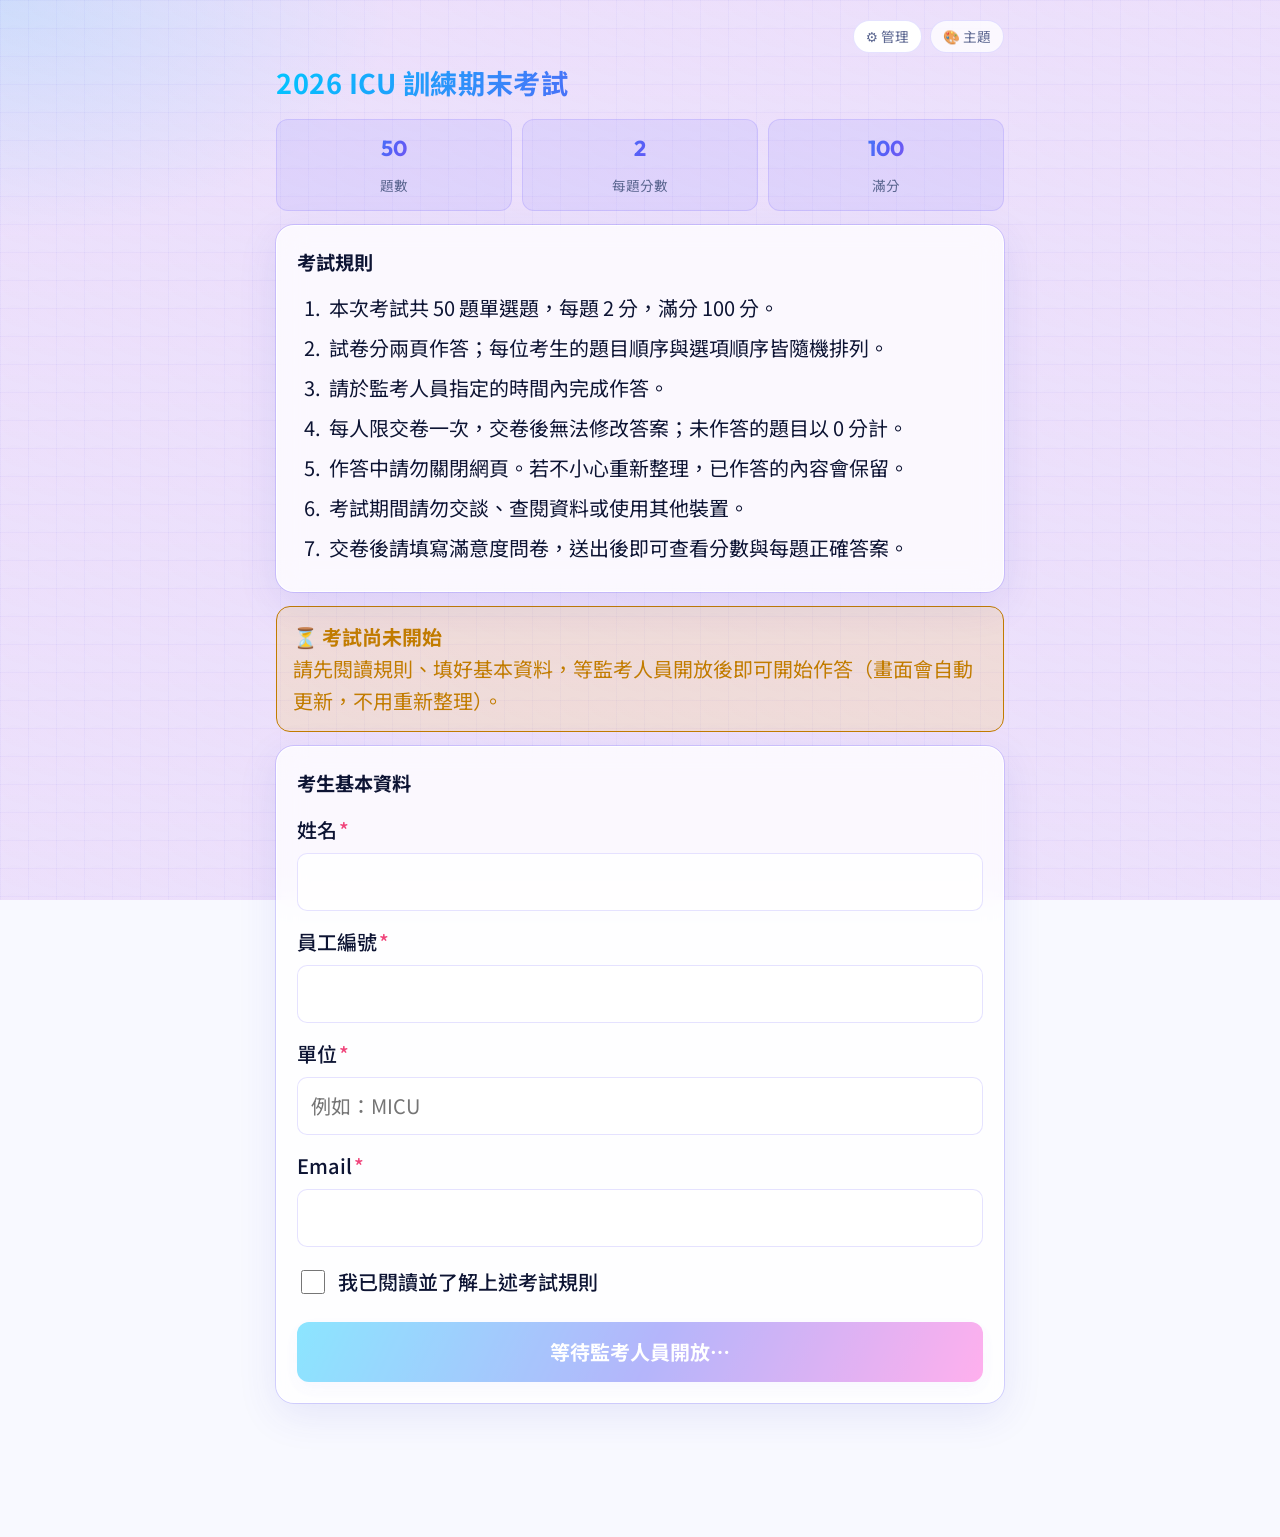
<file: index.html>
<!doctype html>
<html lang="zh-Hant">
<head>
<meta charset="utf-8">
<meta name="viewport" content="width=device-width,initial-scale=1,viewport-fit=cover">
<title>期末考試</title>
<link rel="preconnect" href="https://fonts.googleapis.com">
<link href="https://fonts.googleapis.com/css2?family=Noto+Sans+TC:wght@400;500;700&display=swap" rel="stylesheet">
<script>
  // ====== 設定：貼上 Apps Script 網頁應用程式網址 ======
  const API_URL = 'https://script.google.com/macros/s/AKfycby8JVngtfoxC9gadUH5B5y9JrhQfbJan6sezGDako32ZWIMNrY2orgleYOUsozx6IeObw/exec';
</script>
<script src="exams/list.js"></script>
<script src="theme.js"></script>
<style>
:root{
  --bg:#f4f6f5; --card:#ffffff; --ink:#1c2422; --muted:#5f6b68; --line:#dfe5e3;
  --accent:#0f6b5c; --accent-ink:#ffffff; --accent-soft:#e3f1ee;
  --ok:#1f7a3f; --ok-soft:#e5f4ea; --bad:#b3261e; --bad-soft:#fbe9e7; --warn:#8a5a00; --warn-soft:#fff4dc;
  --radius:14px;
}
@media (prefers-color-scheme: dark){
  :root{ --bg:#121716; --card:#1b2220; --ink:#e7eeec; --muted:#9aa8a4; --line:#2c3633;
    --accent:#4fbfa8; --accent-ink:#0b1513; --accent-soft:#1d3531;
    --ok:#6fcf8f; --ok-soft:#183324; --bad:#f08a80; --bad-soft:#3a1d1a; --warn:#f0c060; --warn-soft:#33290f; }
}
*{box-sizing:border-box}
html,body{margin:0}
body{background:var(--bg);color:var(--ink);font-family:"Noto Sans TC",system-ui,-apple-system,"PingFang TC","Microsoft JhengHei",sans-serif;font-size:20px;line-height:1.7;-webkit-text-size-adjust:100%}
.wrap{max-width:760px;margin:0 auto;padding:20px 16px 120px}
h1{font-size:1.7rem;margin:.2em 0 .1em;letter-spacing:.02em}
h2{font-size:1.2rem;margin:0 0 .6em}
.muted{color:var(--muted)}
.card{background:var(--card);border:1px solid var(--line);border-radius:var(--radius);padding:20px;margin:14px 0}
.hide{display:none!important}
label.f{display:block;font-weight:500;margin:14px 0 6px}
label.f .req{color:var(--bad);margin-left:2px}
input[type=text],input[type=email],textarea{width:100%;font:inherit;color:var(--ink);background:var(--bg);border:1px solid var(--line);border-radius:10px;padding:11px 13px;outline:none}
input:focus,textarea:focus{border-color:var(--accent);box-shadow:0 0 0 3px var(--accent-soft)}
textarea{min-height:110px;resize:vertical}
.err{color:var(--bad);font-size:.9rem;min-height:1.3em;margin-top:4px}
.btn{appearance:none;border:0;border-radius:12px;padding:13px 22px;font:inherit;font-weight:700;cursor:pointer;background:var(--accent);color:var(--accent-ink)}
.btn:disabled{opacity:.45;cursor:not-allowed}
.btn.ghost{background:transparent;color:var(--accent);border:1px solid var(--line);font-weight:500}
.btn.block{width:100%}
.row{display:flex;gap:10px;align-items:center;flex-wrap:wrap}
.spacer{flex:1}
.facts{display:grid;grid-template-columns:repeat(3,1fr);gap:10px;margin:14px 0 4px}
.fact{background:var(--accent-soft);border-radius:12px;padding:10px;text-align:center}
.fact b{display:block;font-size:1.35rem;color:var(--accent)}
.fact span{font-size:.85rem;color:var(--muted)}
.rules ol{margin:0;padding-left:1.4em}
.rules li{margin:6px 0;padding-left:4px}
.filelink{display:flex;gap:10px;align-items:center;padding:10px 12px;border:1px solid var(--line);border-radius:10px;margin:6px 0;color:var(--accent);text-decoration:none;font-weight:500}
.filelink:hover{background:var(--accent-soft)}
.agree{display:flex;gap:10px;align-items:center;margin:18px 0 4px;font-weight:500;cursor:pointer}
.agree input{width:24px;height:24px;accent-color:var(--accent)}
.wait{background:var(--warn-soft);color:var(--warn);border:1.5px solid var(--warn);border-radius:14px;padding:14px 16px;margin:14px 0;line-height:1.6}
.adminLink{flex:none;font-size:.85rem;color:var(--muted);text-decoration:none;border:1px solid var(--line);border-radius:999px;padding:4px 12px;background:var(--card)}
.adminLink:hover{color:var(--accent);border-color:var(--accent)}
.banner{background:var(--warn-soft);color:var(--warn);border-radius:12px;padding:10px 14px;font-size:.92rem;margin:10px 0}

/* exam */
.topbar{position:sticky;top:0;z-index:5;background:var(--bg);padding:10px 0 8px;border-bottom:1px solid var(--line)}
.prog{height:6px;background:var(--line);border-radius:6px;overflow:hidden;margin-top:8px}
.prog i{display:block;height:100%;background:var(--accent);width:0;transition:width .25s}
.qnum{font-size:.95rem;color:var(--accent);font-weight:700}
.qtext{font-size:1.15rem;font-weight:500;margin:6px 0 14px;line-height:1.6}
.qimg{display:block;max-width:100%;border-radius:10px;border:1px solid var(--line);margin:4px 0 14px;cursor:zoom-in;background:#fff}
.opt{display:flex;gap:12px;align-items:flex-start;width:100%;text-align:left;font:inherit;color:var(--ink);background:var(--card);border:1.5px solid var(--line);border-radius:12px;padding:14px 16px;margin:10px 0;cursor:pointer;line-height:1.55}
.opt .lt{flex:none;width:34px;height:34px;border-radius:50%;display:grid;place-items:center;font-weight:700;background:var(--bg);border:1px solid var(--line)}
.opt.sel{border-color:var(--accent);background:var(--accent-soft)}
.opt.sel .lt{background:var(--accent);color:var(--accent-ink);border-color:var(--accent)}
.nav{position:fixed;left:0;right:0;bottom:0;background:var(--card);border-top:1px solid var(--line);padding:10px 16px calc(10px + env(safe-area-inset-bottom));z-index:6}
.nav .in{max-width:760px;margin:0 auto;display:flex;gap:10px}
.nav .btn{flex:1}
.grid{display:grid;grid-template-columns:repeat(auto-fill,minmax(44px,1fr));gap:8px;margin-top:10px}
.grid button{font:inherit;font-size:.95rem;height:42px;border-radius:10px;border:1px solid var(--line);background:var(--card);color:var(--ink);cursor:pointer}
.grid button.done{background:var(--accent-soft);border-color:var(--accent);color:var(--accent);font-weight:700}
.grid button.cur{outline:2px solid var(--accent);outline-offset:1px}

/* survey */
.sq{margin:18px 0 6px;font-weight:500}
.likert{display:grid;grid-template-columns:repeat(5,1fr);gap:6px}
.likert button{font:inherit;font-size:.9rem;line-height:1.3;padding:10px 4px;border-radius:10px;border:1.5px solid var(--line);background:var(--card);color:var(--ink);cursor:pointer}
.likert button b{display:block;font-size:1.35rem}
.likert button.sel{border-color:var(--accent);background:var(--accent);color:var(--accent-ink)}

/* result */
.score{display:flex;align-items:baseline;gap:8px;justify-content:center;margin:6px 0}
.score b{font-size:3.6rem;line-height:1;color:var(--accent)}
.score span{font-size:1.3rem;color:var(--muted)}
.tabs{display:flex;gap:8px;margin:12px 0}
.tabs button{font:inherit;padding:7px 14px;border-radius:999px;border:1px solid var(--line);background:var(--card);color:var(--ink);cursor:pointer}
.tabs button.on{background:var(--ink);color:var(--card);border-color:var(--ink)}
.rq{border-left:4px solid var(--ok)}
.rq.wrong{border-left-color:var(--bad)}
.ro{display:flex;gap:10px;padding:10px 12px;line-height:1.55;border-radius:10px;margin:5px 0;border:1px solid transparent}
.ro .lt{flex:none;font-weight:700;width:22px}
.ro.right{background:var(--ok-soft);border-color:var(--ok)}
.ro.picked-wrong{background:var(--bad-soft);border-color:var(--bad)}
.tag{display:inline-block;font-size:.8rem;font-weight:700;border-radius:6px;padding:1px 7px;margin-left:6px;vertical-align:1px}
.tag.ok{background:var(--ok);color:#fff}.tag.bad{background:var(--bad);color:#fff}.tag.mine{background:var(--ink);color:var(--card)}

/* modal */
.modal{position:fixed;inset:0;background:rgba(0,0,0,.45);display:grid;place-items:center;padding:16px;z-index:20}
.modal .box{background:var(--card);border-radius:16px;padding:22px;max-width:440px;width:100%}
.zoom{position:fixed;inset:0;background:rgba(0,0,0,.85);z-index:30;display:grid;place-items:center;padding:10px;cursor:zoom-out}
.zoom img{max-width:100%;max-height:100%;background:#fff}
.spin{display:inline-block;width:18px;height:18px;border:2.5px solid currentColor;border-right-color:transparent;border-radius:50%;animation:sp .8s linear infinite;vertical-align:-3px;margin-right:8px}
@keyframes sp{to{transform:rotate(360deg)}}
@media (max-width:440px){ body{font-size:19px} .likert button{font-size:.7rem;padding:8px 2px} .facts{gap:6px} }
.btn.big{padding:16px 22px;font-size:1.05rem;margin:6px 0 10px}
</style>
<link rel="stylesheet" href="theme.css">
</head>
<body>
<div class="wrap">

<!-- 1. 基本資料 -->
<section id="s-info" class="hide">
  <div class="row" style="justify-content:flex-end;gap:0"><a class="adminLink" href="admin.html" title="管理者：開始／結束作答、成績分析">⚙ 管理</a></div>
  <h1 id="examTitle">期末考試</h1>
  <div class="facts">
    <div class="fact"><b id="fTotal">–</b><span>題數</span></div>
    <div class="fact"><b id="fPer">–</b><span>每題分數</span></div>
    <div class="fact"><b id="fMax">–</b><span>滿分</span></div>
  </div>
  <div class="card rules" id="rulesCard">
    <h2>考試規則</h2>
    <ol id="rulesList"></ol>
    <div id="filesBox" class="hide"><div class="muted" style="font-size:.9rem;margin:10px 0 4px">考試資料（點選開啟）</div><div id="filesList"></div></div>
  </div>
  <div id="demoBanner" class="banner hide">尚未設定後端網址（API_URL），目前為<b>示範模式</b>：可以試作，但不會儲存、也無法計分。</div>
  <div id="resumeBox" class="card hide" style="border-color:var(--accent)">
    <b>這台裝置上有一份未完成的考卷</b>
    <div class="muted" id="resumeWho"></div>
    <div class="row" style="margin-top:12px"><button class="btn" id="btnResume">繼續作答</button><button class="btn ghost" id="btnDiscard">不是我，重新開始</button></div>
  </div>
  <div id="waitBanner" class="wait hide">⏳ <b>考試尚未開始</b><br>請先閱讀規則、填好基本資料，等監考人員開放後即可開始作答（畫面會自動更新，不用重新整理）。</div>
  <form class="card" id="infoForm" novalidate>
    <h2>考生基本資料</h2>
    <label class="f" for="iName">姓名<span class="req">*</span></label>
    <input type="text" id="iName" autocomplete="name">
    <label class="f" for="iEmp">員工編號<span class="req">*</span></label>
    <input type="text" id="iEmp" inputmode="text" autocomplete="off">
    <label class="f" for="iUnit">單位<span class="req">*</span></label>
    <input type="text" id="iUnit" placeholder="例如：MICU">
    <label class="f" for="iEmail">Email<span class="req">*</span></label>
    <input type="email" id="iEmail" autocomplete="email" inputmode="email">
    <label class="agree"><input type="checkbox" id="iAgree"> 我已閱讀並了解上述考試規則</label>
    <div class="err" id="infoErr"></div>
    <button class="btn block" id="btnStart" type="submit">開始作答</button>
  </form>
</section>

<!-- 2. 作答 -->
<section id="s-exam" class="hide">
  <div class="topbar">
    <div class="row"><span class="qnum" id="who"></span><span class="spacer"></span><button class="btn ghost" id="btnGrid" style="padding:6px 12px">題目總覽</button></div>
    <div class="row" style="font-size:.95rem"><b id="pageLbl"></b><span class="spacer"></span><span class="muted">已作答 <b id="doneN">0</b> / <span id="allN"></span></span></div>
    <div class="prog"><i id="progBar"></i></div>
  </div>
  <div id="gridBox" class="card hide">
    <div class="row"><b>題目總覽</b><span class="spacer"></span><span class="muted" style="font-size:.85rem">綠色＝已作答，框線＝本頁</span></div>
    <div class="grid" id="grid"></div>
    <button class="btn block" style="margin-top:14px" id="btnSubmit2">交卷</button>
  </div>
  <div id="qCard"></div>
</section>

<!-- 3. 滿意度 -->
<section id="s-survey" class="hide">
  <h1>考卷已送出 ✓</h1>
  <p class="muted">最後一步：請填寫本次考試滿意度，送出後即可查看分數與答案。</p>
  <div class="card" id="surveyCard"></div>
</section>

<!-- 4. 成績 -->
<section id="s-result" class="hide">
  <div class="card" style="text-align:center">
    <div class="muted" id="rWho"></div>
    <div class="score"><b id="rScore">–</b><span id="rMax"></span></div>
    <div id="rLine"></div>
  </div>
  <div class="tabs"><button class="on" data-f="all">全部題目</button><button data-f="wrong">只看答錯</button></div>
  <div id="rList"></div>
  <div class="card">
    <p style="margin-top:0">若在共用電腦作答，看完後請按下方按鈕清除，讓下一位使用。</p>
    <button class="btn block" id="btnFinish">完成，清除本機作答紀錄</button>
  </div>
</section>

</div>

<div class="nav hide" id="nav"><div class="in">
  <button class="btn ghost" id="btnPrev">‹ 上一頁</button>
  <button class="btn" id="btnNext">下一頁 ›</button>
</div></div>

<div class="modal hide" id="modal"><div class="box" id="modalBox"></div></div>

<script>
const EXAM_ID = new URLSearchParams(location.search).get('exam') || window.ACTIVE_EXAM;
let E = null, QMAP = {}, LS = '';
const $ = id => document.getElementById(id);
const LETTERS = 'ABCDEFGH';
const SURVEY = [['s1','電子考試'],['s2','場地'],['s3','時間安排'],['s4','整體滿意度']];
const LIKERT = [[5,'非常滿意'],[4,'滿意'],[3,'普通'],[2,'不滿意'],[1,'非常不滿意']];
let S = null;

function load(){ try{ return JSON.parse(localStorage.getItem(LS)); }catch(e){ return null; } }
function save(){ try{ localStorage.setItem(LS, JSON.stringify(S)); }catch(e){} }
function clearState(){ try{ localStorage.removeItem(LS); }catch(e){} S = null; }
function esc(s){ return String(s).replace(/[&<>"']/g, c => ({'&':'&amp;','<':'&lt;','>':'&gt;','"':'&quot;',"'":'&#39;'}[c])); }

function shuffle(a){
  a = a.slice(); const r = new Uint32Array(a.length); crypto.getRandomValues(r);
  for(let i=a.length-1;i>0;i--){ const j = r[i] % (i+1); [a[i],a[j]]=[a[j],a[i]]; }
  return a;
}
// 「以上皆是 / 以上皆非」這類選項固定放最後
const PIN = /^(以上皆是|以上皆非|以上皆正確|以上皆錯誤)/;
function shuffleOpts(q){
  const ids = q.opts.map((_,i)=>LETTERS[i]);
  const pinned = ids.filter((_,i)=>PIN.test(q.opts[i]));
  const free = ids.filter((_,i)=>!PIN.test(q.opts[i]));
  return shuffle(free).concat(pinned);
}

async function api(payload){
  const res = await fetch(API_URL, { method:'POST', headers:{'Content-Type':'text/plain;charset=utf-8'}, body: JSON.stringify({exam: EXAM_ID, ...payload}) });
  const j = await res.json();
  if(!j.ok) throw new Error(j.error || '伺服器錯誤');
  return j;
}

function show(id){
  if(window.closeThemePicker) closeThemePicker();
  ['s-info','s-exam','s-survey','s-result'].forEach(s => $(s).classList.toggle('hide', s!==id));
  $('nav').classList.toggle('hide', id!=='s-exam');
  window.scrollTo(0,0);
}

function modal(html){ $('modalBox').innerHTML = html; $('modal').classList.remove('hide'); }
function closeModal(){ $('modal').classList.add('hide'); }

/* ---------- 開始／結束作答開關 ---------- */
let pollT = null, examPollT = null, examOpen = !API_URL, autoSubmitting = false;
const jitter = ms => ms + Math.floor(Math.random()*ms*0.3);
function applyState(st){
  examOpen = !!(st && st.open);
  const unknown = st && st.open === null;
  $('waitBanner').classList.toggle('hide', examOpen || unknown);
  const ended = st && !st.open && st.closedAt && (Date.now() - st.closedAt) < 6*3600*1000;  // 結束 6 小時內顯示「已結束」，之後回到「尚未開始」
  $('waitBanner').innerHTML = ended ? '🔒 <b>本次考試已結束</b><br>如有問題請洽承辦人。'
    : '⏳ <b>考試尚未開始</b><br>請先閱讀規則、填好基本資料，等監考人員開放後即可開始作答（畫面會自動更新，不用重新整理）。';
  const b = $('btnStart');
  if(!b.dataset.busy){ b.disabled = !examOpen; b.textContent = examOpen ? '開始作答' : (unknown ? '連線中…' : ended ? '考試已結束' : '等待監考人員開放…'); }
}
async function pollInfo(first){
  clearTimeout(pollT);
  if($('s-info').classList.contains('hide') && !first) return;
  try{
    const r = await api({action:'info'});
    if(first){ const i = r.info || {}; renderRules(i.rules ? i.rules.split('\n') : (E.rules||[]), i.files || []); }
    applyState(r.state);
  }catch(e){ if(first) applyState({open:false}); }
  if(!$('s-info').classList.contains('hide')) pollT = setTimeout(() => pollInfo(false), jitter(examOpen ? 30000 : 8000));
}
function startExamPoll(){
  clearTimeout(examPollT);
  if(!API_URL || !S || S.stage !== 'exam') return;
  examPollT = setTimeout(async () => {
    try{ const r = await api({action:'info'}); if(r.state && !r.state.open){ autoSubmit(); return; } }catch(e){}
    startExamPoll();
  }, jitter(25000));
}
async function autoSubmit(){
  if(autoSubmitting || !S || S.stage !== 'exam') return;
  autoSubmitting = true;
  modal(`<h2>⏰ 考試時間結束</h2><p>監考人員已結束作答，系統正在自動幫你交卷…</p><div class="err" id="mErr"></div>`);
  try{
    await doSubmit();
    modal(`<h2>已自動交卷 ✓</h2><p>你的答案已送出。請接著填寫滿意度問卷，送出後即可查看分數。</p><button class="btn block" id="mGo">填寫滿意度問卷</button>`);
    $('mGo').onclick = () => { closeModal(); route(); };
  }catch(e){
    modal(`<h2>自動交卷失敗</h2><p class="err">${esc(e.message)}</p><p>你的答案仍保留在這台裝置上，請立即按下方按鈕重試，或舉手告知監考人員。</p><button class="btn block" id="mRetry">重試交卷</button>`);
    $('mRetry').onclick = () => { autoSubmitting = false; autoSubmit(); };
  }
}
async function doSubmit(){
  if(API_URL){
    await api({ action:'submit', attemptId:S.attemptId, ...S.info, order:S.order, optOrder:S.optOrder, answers:S.answers,
                durationSec: Math.round((Date.now()-S.startedAt)/1000) });
  }
  clearTimeout(examPollT);
  S.stage = 'survey'; S.survey = S.survey || {}; save();
}

/* ---------- 1. 基本資料 ---------- */
function fillVars(t){
  const n = E.questions.length;
  return t.replace(/\{題數\}/g, n).replace(/\{每題分數\}/g, E.pointsPer).replace(/\{滿分\}/g, n*E.pointsPer);
}
function renderRules(lines, files){
  const items = lines.map(x => x.trim().replace(/^(\d+[\.、．)]|[-•‧・])\s*/, '')).filter(Boolean);
  $('rulesList').innerHTML = items.map(x => `<li>${esc(fillVars(x))}</li>`).join('');
  $('rulesCard').classList.toggle('hide', !items.length && !files.length);
  $('filesBox').classList.toggle('hide', !files.length);
  $('filesList').innerHTML = files.map(f => `<a class="filelink" href="${esc(f.url)}" target="_blank" rel="noopener">📄 ${esc(f.name)}</a>`).join('');
}
function initInfo(){
  $('examTitle').textContent = E.title;
  document.title = E.title;
  $('fTotal').textContent = E.questions.length;
  $('fPer').textContent = E.pointsPer;
  $('fMax').textContent = E.questions.length * E.pointsPer;
  $('demoBanner').classList.toggle('hide', !!API_URL);
  renderRules(E.rules || [], []);
  if(API_URL){ applyState({open:null}); pollInfo(true); }
  const old = load();
  if(old && old.info){
    $('resumeBox').classList.remove('hide');
    const st = {exam:'作答中', survey:'已交卷，尚未填問卷', result:'已完成'}[old.stage] || '';
    $('resumeWho').textContent = `${old.info.name}（${old.info.empId}）— ${st}`;
  }
  show('s-info');
}
$('btnResume').onclick = () => { S = load(); route(); };
$('btnDiscard').onclick = () => {
  const old = load();
  if(old && old.stage === 'exam'){
    modal(`<h2>確定放棄？</h2><p>${esc(old.info.name)} 尚未交卷的作答內容會被刪除。</p><div class="row"><button class="btn" id="mY">確定刪除</button><button class="btn ghost" id="mN">取消</button></div>`);
    $('mN').onclick = closeModal;
    $('mY').onclick = () => { clearState(); closeModal(); $('resumeBox').classList.add('hide'); };
  } else { clearState(); $('resumeBox').classList.add('hide'); }
};

$('infoForm').onsubmit = async (ev) => {
  ev.preventDefault();
  const info = { name:$('iName').value.trim(), empId:$('iEmp').value.trim().toUpperCase(), unit:$('iUnit').value.trim(), email:$('iEmail').value.trim() };
  const err = !$('iAgree').checked ? '請先閱讀考試規則並勾選「我已閱讀」' : !info.name ? '請填寫姓名' : !info.empId ? '請填寫員工編號' : !info.unit ? '請填寫單位'
            : !/^[^\s@]+@[^\s@]+\.[^\s@]+$/.test(info.email) ? 'Email 格式不正確' : '';
  $('infoErr').textContent = err;
  if(err) return;
  const btn = $('btnStart'); btn.disabled = true; btn.dataset.busy = 1; btn.innerHTML = '<span class="spin"></span>確認中…';
  try{
    if(API_URL){
      const r = await api({action:'check', empId: info.empId});
      if(!r.open){ examOpen = false; $('infoErr').textContent = '考試尚未開始，請等待監考人員開放。'; return; }
      if(r.taken){ $('infoErr').textContent = '此員工編號已經交過卷。如需重考，請洽承辦人。'; return; }
    }
    const order = shuffle(E.questions.map(q=>q.id));
    const optOrder = {}; order.forEach(id => optOrder[id] = shuffleOpts(QMAP[id]));
    S = { stage:'exam', info, order, optOrder, answers:{}, page:0, startedAt: Date.now(),
          attemptId: info.empId + '-' + Date.now().toString(36) + '-' + Math.random().toString(36).slice(2,7) };
    save(); route();
  }catch(e){ $('infoErr').textContent = '連線失敗：' + e.message + '，請稍後再試。'; }
  finally{ delete btn.dataset.busy; applyState({open: examOpen}); if(!API_URL){ btn.disabled = false; btn.textContent = '開始作答'; } }
};

/* ---------- 2. 作答 ---------- */
const PAGES = 2;
function pageRange(p){ const per = Math.ceil(S.order.length / PAGES); return [p*per, Math.min(S.order.length, (p+1)*per)]; }
function qHtml(i){
  const id = S.order[i], q = QMAP[id], ord = S.optOrder[id], mine = S.answers[id];
  return `<div class="card qc" id="qc${i}" data-id="${id}">
    <div class="qnum">第 ${i+1} 題</div>
    <div class="qtext">${esc(q.q)}</div>
    ${q.img ? `<img class="qimg" src="${esc(q.img)}" alt="第 ${i+1} 題附圖" data-zoom><div class="muted" style="font-size:.85rem;margin:-8px 0 10px">點圖可放大</div>` : ''}
    ${ord.map((oid,j)=>`<button class="opt ${mine===oid?'sel':''}" data-o="${oid}"><span class="lt">${LETTERS[j]}</span><span>${esc(q.opts[LETTERS.indexOf(oid)])}</span></button>`).join('')}
  </div>`;
}
function renderQ(){
  if(S.page == null) S.page = 0;
  const [a,b] = pageRange(S.page);
  let html = '';
  for(let i=a;i<b;i++) html += qHtml(i);
  html += S.page < PAGES-1
    ? `<button class="btn block big" id="btnPageNext">下一頁（第 ${pageRange(S.page+1)[0]+1}–${pageRange(S.page+1)[1]} 題）›</button>`
    : `<div class="row" style="gap:10px"><button class="btn ghost big" id="btnPagePrev" style="flex:1">‹ 上一頁</button><button class="btn big" id="btnPageSubmit" style="flex:2">交卷</button></div>`;
  $('qCard').innerHTML = html;
  $('qCard').querySelectorAll('.qc').forEach(card => {
    const id = +card.dataset.id;
    card.querySelectorAll('.opt').forEach(btn => btn.onclick = () => {
      S.answers[id] = btn.dataset.o; save();
      card.querySelectorAll('.opt').forEach(x => x.classList.toggle('sel', x===btn));
      updateProg();
    });
  });
  $('qCard').querySelectorAll('[data-zoom]').forEach(z => z.onclick = () => zoom(z.src));
  const nx = $('btnPageNext'); if(nx) nx.onclick = () => goPage(S.page+1);
  const pv = $('btnPagePrev'); if(pv) pv.onclick = () => goPage(S.page-1);
  const sb = $('btnPageSubmit'); if(sb) sb.onclick = confirmSubmit;
  $('pageLbl').textContent = `第 ${S.page+1} 頁 / 共 ${PAGES} 頁（第 ${a+1}–${b} 題）`;
  $('btnPrev').disabled = S.page === 0;
  $('btnNext').textContent = S.page === PAGES-1 ? '交卷' : '下一頁 ›';
  updateProg();
}
function goPage(p, scrollTo){
  S.page = p; save(); renderQ();
  if(scrollTo != null){ const el = $('qc'+scrollTo); if(el){ const y = el.getBoundingClientRect().top + window.scrollY - 150; window.scrollTo(0, y); return; } }
  window.scrollTo(0,0);
}
function updateProg(){
  const n = Object.keys(S.answers).length, t = S.order.length;
  $('doneN').textContent = n; $('allN').textContent = t;
  $('progBar').style.width = (n/t*100)+'%';
  const [a,b] = pageRange(S.page||0);
  $('grid').innerHTML = S.order.map((id,i)=>`<button class="${S.answers[id]?'done':''} ${i>=a&&i<b?'cur':''}" data-i="${i}">${i+1}</button>`).join('');
  $('grid').querySelectorAll('button').forEach(btn => btn.onclick = () => {
    const i = +btn.dataset.i; $('gridBox').classList.add('hide');
    goPage(Math.floor(i / Math.ceil(S.order.length / PAGES)), i);
  });
}
function zoom(src){ const d = document.createElement('div'); d.className='zoom'; d.innerHTML = `<img src="${src}" alt="">`; d.onclick = () => d.remove(); document.body.appendChild(d); }
$('btnPrev').onclick = () => { if(S.page>0) goPage(S.page-1); };
$('btnNext').onclick = () => { if(S.page < PAGES-1) goPage(S.page+1); else confirmSubmit(); };
$('btnGrid').onclick = () => $('gridBox').classList.toggle('hide');
$('btnSubmit2').onclick = confirmSubmit;

function confirmSubmit(){
  const miss = S.order.map((id,i)=>S.answers[id]?null:i+1).filter(Boolean);
  modal(`<h2>確定交卷？</h2>
    ${miss.length ? `<p style="color:var(--bad)">還有 <b>${miss.length}</b> 題未作答：第 ${miss.slice(0,15).join('、')}${miss.length>15?'…':''} 題。未作答以 0 分計。</p>` : '<p>50 題全部作答完畢。</p>'.replace('50', S.order.length)}
    <p class="muted" style="font-size:.9rem">交卷後無法修改答案。</p>
    <div class="row"><button class="btn" id="mY">確定交卷</button><button class="btn ghost" id="mN">再檢查一下</button></div>
    <div class="err" id="mErr"></div>`);
  $('mN').onclick = closeModal;
  $('mY').onclick = async () => {
    const b = $('mY'); b.disabled = true; b.innerHTML = '<span class="spin"></span>送出中…';
    try{
      await doSubmit(); closeModal(); route();
    }catch(e){ $('mErr').textContent = '送出失敗：' + e.message + '。作答內容仍保留在本機，請再按一次。'; b.disabled = false; b.textContent = '確定交卷'; }
  };
}

/* ---------- 3. 滿意度 ---------- */
function renderSurvey(){
  const sv = S.survey || (S.survey = {});
  $('surveyCard').innerHTML = `<h2>滿意度調查</h2>
    ${SURVEY.map(([k,label],i)=>`<div class="sq">${i+1}. ${label}<span style="color:var(--bad)">*</span></div>
      <div class="likert">${LIKERT.map(([v,t])=>`<button data-k="${k}" data-v="${v}" class="${sv[k]==v?'sel':''}"><b>${v}</b>${t}</button>`).join('')}</div>`).join('')}
    <div class="sq">5. 建議（選填）</div>
    <textarea id="sugg" placeholder="對這次考試或課程的任何建議">${esc(sv.suggestion||'')}</textarea>
    <div class="err" id="sErr"></div>
    <button class="btn block" id="btnSurvey">送出並查看成績</button>`;
  $('surveyCard').querySelectorAll('.likert button').forEach(b => b.onclick = () => { sv[b.dataset.k] = +b.dataset.v; save(); renderSurvey(); });
  $('sugg').oninput = e => { sv.suggestion = e.target.value; save(); };
  $('btnSurvey').onclick = async () => {
    const miss = SURVEY.filter(([k])=>!sv[k]).map(([,l])=>l);
    if(miss.length){ $('sErr').textContent = '請完成：' + miss.join('、'); return; }
    const b = $('btnSurvey'); b.disabled = true; b.innerHTML = '<span class="spin"></span>計分中…';
    try{
      if(API_URL){
        const r = await api({ action:'survey', attemptId:S.attemptId, s1:sv.s1, s2:sv.s2, s3:sv.s3, s4:sv.s4, suggestion: sv.suggestion||'' });
        S.result = r.result; S.key = r.key;
      } else { S.result = null; S.key = null; }
      S.stage = 'result'; save(); route();
    }catch(e){ $('sErr').textContent = '送出失敗：' + e.message + '，請再試一次。'; b.disabled = false; b.textContent = '送出並查看成績'; }
  };
}

/* ---------- 4. 成績與答案 ---------- */
let filter = 'all';
function renderResult(){
  $('rWho').textContent = `${S.info.name}（${S.info.empId}）${S.info.unit}`;
  if(!S.result){
    $('rScore').textContent = '—'; $('rMax').textContent = '';
    $('rLine').innerHTML = '<span class="muted">示範模式未連線後端，無法計分。</span>';
    $('rList').innerHTML = ''; return;
  }
  $('rScore').textContent = S.result.score; $('rMax').textContent = '/ ' + S.result.max + ' 分';
  $('rLine').innerHTML = `答對 <b>${S.result.correct}</b> 題，答錯或未答 <b>${S.result.total - S.result.correct}</b> 題`;
  const items = S.order.map((id,i) => {
    const q = QMAP[id], ord = S.optOrder[id], mine = S.answers[id], key = S.key[id];
    const right = mine && mine === key;
    if(filter==='wrong' && right) return '';
    return `<div class="card rq ${right?'':'wrong'}">
      <div class="qnum">第 ${i+1} 題 ${right?'<span class="tag ok">答對</span>':'<span class="tag bad">'+(mine?'答錯':'未作答')+'</span>'}</div>
      <div class="qtext" style="font-size:1.02rem">${esc(q.q)}</div>
      ${q.img ? `<img class="qimg" src="${esc(q.img)}" alt="" data-zoom style="max-height:260px">` : ''}
      ${ord.map((oid,j)=>{
        const cls = oid===key ? 'right' : (oid===mine ? 'picked-wrong' : '');
        return `<div class="ro ${cls}"><span class="lt">${LETTERS[j]}</span><span>${esc(q.opts[LETTERS.indexOf(oid)])}
          ${oid===key?'<span class="tag ok">正確答案</span>':''}${oid===mine?'<span class="tag mine">你的答案</span>':''}</span></div>`;
      }).join('')}
    </div>`;
  }).join('');
  $('rList').innerHTML = items || '<div class="card" style="text-align:center">全部答對，太厲害了！</div>';
  $('rList').querySelectorAll('[data-zoom]').forEach(z => z.onclick = () => zoom(z.src));
}
document.querySelectorAll('.tabs button').forEach(b => b.onclick = () => {
  filter = b.dataset.f; document.querySelectorAll('.tabs button').forEach(x => x.classList.toggle('on', x===b)); renderResult();
});
$('btnFinish').onclick = () => { clearState(); location.reload(); };

function route(){
  if(!S || !S.info){ initInfo(); return; }
  if(S.stage === 'exam'){ show('s-exam'); startExamPoll(); $('who').textContent = `${S.info.name}（${S.info.empId}）`; renderQ(); }
  else if(S.stage === 'survey'){ show('s-survey'); renderSurvey(); }
  else if(S.stage === 'result'){ show('s-result'); renderResult(); }
}
window.addEventListener('beforeunload', e => { if(S && S.stage==='exam'){ e.preventDefault(); e.returnValue=''; } });

function boot(){
  const fail = msg => { document.querySelector('.wrap').innerHTML = `<div class="card" style="margin-top:40px;text-align:center"><h2>${msg}</h2><p class="muted">請確認網址，或洽承辦人。</p></div>`; };
  if(!EXAM_ID) return fail('目前沒有開放的考試');
  const sc = document.createElement('script');
  sc.src = 'exams/' + encodeURIComponent(EXAM_ID) + '.js';
  sc.onload = () => {
    E = window.EXAMS && window.EXAMS[EXAM_ID];
    if(!E) return fail('找不到考試「' + EXAM_ID + '」');
    QMAP = Object.fromEntries(E.questions.map(q => [q.id, q]));
    LS = 'exam_state_' + EXAM_ID;
    initInfo();
  };
  sc.onerror = () => fail('找不到考試「' + EXAM_ID + '」');
  document.head.appendChild(sc);
}
boot();

mountThemePicker(document.querySelector('.adminLink'));
</script>
</body>
</html>
</file>
<file: theme.css>
/* ===== 主題（考生頁與管理頁共用）===== */
@import url('https://fonts.googleapis.com/css2?family=Outfit:wght@400;600;700&display=swap');

/* 全息：未來感（預設）— 淺色底＋科技網格＋全息漸層 */
:root[data-theme="holo"]{
  --bg:#f8f9ff; --card:#ffffff; --cardbg:rgba(255,255,255,.78); --ink:#0d1433; --muted:#5b6690; --line:rgba(109,93,252,.18);
  --accent:#5b5cf6; --accent-ink:#ffffff; --accent-soft:rgba(91,92,246,.09);
  --grad:linear-gradient(115deg,#00c6ff 0%,#5b5cf6 52%,#ff4fd8 100%);
  --bgimg:radial-gradient(640px 380px at 0% 0%,rgba(0,198,255,.13),transparent 62%),radial-gradient(620px 400px at 100% 6%,rgba(255,79,216,.08),transparent 62%),radial-gradient(760px 520px at 50% 115%,rgba(91,92,246,.09),transparent 62%);
  --shadow:0 0 0 1px rgba(91,92,246,.06),0 12px 40px rgba(60,60,200,.10); --glow:0 0 0 3px rgba(0,198,255,.22),0 0 22px rgba(91,92,246,.28);
  --ok:#00a88a; --ok-soft:rgba(0,200,160,.12); --bad:#f0437a; --bad-soft:rgba(240,67,122,.10); --warn:#c27c00; --warn-soft:rgba(255,190,40,.16);
  --l5:#5b5cf6; --l4:#00c6ff; --l3:#d8dcf0; --l2:#ff9ccf; --l1:#f0437a;
}
:root[data-theme="holo"] body{
  background-image:linear-gradient(rgba(91,92,246,.045) 1px,transparent 1px),linear-gradient(90deg,rgba(91,92,246,.045) 1px,transparent 1px),var(--bgimg);
  background-size:28px 28px,28px 28px,auto;
}
:root[data-theme="holo"] h1{background:var(--grad);-webkit-background-clip:text;background-clip:text;color:transparent}
:root[data-theme="holo"] .card,:root[data-theme="holo"] .kpi{border:1px solid rgba(255,255,255,.9);outline:1px solid var(--line)}
:root[data-theme="holo"] .fact b,:root[data-theme="holo"] .kpi b{background:var(--grad);-webkit-background-clip:text;background-clip:text;color:transparent}
:root[data-theme="holo"] .prog{height:7px;box-shadow:inset 0 0 0 1px var(--line)}
:root[data-theme="holo"] .prog i{box-shadow:0 0 12px rgba(0,198,255,.6)}

/* 晨光：淺色、冷調、玻璃質感 */
:root[data-theme="aurora"]{
  --bg:#f4f7fc; --card:#ffffff; --cardbg:rgba(255,255,255,.72); --ink:#16203a; --muted:#61708f; --line:rgba(120,140,190,.22);
  --accent:#3b6cf6; --accent-ink:#ffffff; --accent-soft:rgba(59,108,246,.10);
  --grad:linear-gradient(120deg,#3b6cf6 0%,#22b8e6 100%);
  --bgimg:radial-gradient(900px 500px at 8% -10%,rgba(96,165,250,.28),transparent 60%),radial-gradient(800px 500px at 100% 0%,rgba(45,212,191,.20),transparent 60%),radial-gradient(700px 600px at 50% 110%,rgba(167,139,250,.16),transparent 60%);
  --shadow:0 8px 30px rgba(40,70,140,.08); --glow:0 0 0 4px rgba(59,108,246,.14);
  --ok:#0f9f6e; --ok-soft:rgba(16,185,129,.12); --bad:#e0475b; --bad-soft:rgba(244,63,94,.10); --warn:#b7791f; --warn-soft:rgba(251,191,36,.16);
  --l5:#3b6cf6; --l4:#7fa2fb; --l3:#d3dbea; --l2:#f4a3b0; --l1:#e0475b;
}
/* 薄荷：淺綠、清爽 */
:root[data-theme="mint"]{
  --bg:#f2faf8; --card:#ffffff; --cardbg:rgba(255,255,255,.75); --ink:#12302b; --muted:#5b7a74; --line:rgba(80,160,140,.22);
  --accent:#0ea5a0; --accent-ink:#ffffff; --accent-soft:rgba(14,165,160,.10);
  --grad:linear-gradient(120deg,#0ea5a0 0%,#34d399 100%);
  --bgimg:radial-gradient(900px 500px at 0% 0%,rgba(52,211,153,.22),transparent 60%),radial-gradient(800px 500px at 100% 10%,rgba(56,189,248,.16),transparent 60%);
  --shadow:0 8px 30px rgba(20,90,80,.08); --glow:0 0 0 4px rgba(14,165,160,.15);
  --ok:#0f9f6e; --ok-soft:rgba(16,185,129,.12); --bad:#e0475b; --bad-soft:rgba(244,63,94,.10); --warn:#b7791f; --warn-soft:rgba(251,191,36,.16);
  --l5:#0ea5a0; --l4:#7dd8cf; --l3:#d3e4e0; --l2:#f4a3b0; --l1:#e0475b;
}
/* 薰衣草：淺紫、柔和 */
:root[data-theme="lavender"]{
  --bg:#f8f6ff; --card:#ffffff; --cardbg:rgba(255,255,255,.74); --ink:#251c3d; --muted:#6f6690; --line:rgba(140,120,200,.22);
  --accent:#7c5cf0; --accent-ink:#ffffff; --accent-soft:rgba(124,92,240,.10);
  --grad:linear-gradient(120deg,#7c5cf0 0%,#e46fb5 100%);
  --bgimg:radial-gradient(900px 500px at 0% 0%,rgba(167,139,250,.26),transparent 60%),radial-gradient(800px 500px at 100% 0%,rgba(244,114,182,.16),transparent 60%);
  --shadow:0 8px 30px rgba(80,50,150,.08); --glow:0 0 0 4px rgba(124,92,240,.15);
  --ok:#0f9f6e; --ok-soft:rgba(16,185,129,.12); --bad:#e0475b; --bad-soft:rgba(244,63,94,.10); --warn:#b7791f; --warn-soft:rgba(251,191,36,.16);
  --l5:#7c5cf0; --l4:#b4a3f7; --l3:#dedaea; --l2:#f4a3b0; --l1:#e0475b;
}
/* 深空：深色、霓虹 */
:root[data-theme="space"]{
  --bg:#0a0f1f; --card:#121a30; --cardbg:rgba(20,30,56,.66); --ink:#e6ecff; --muted:#93a0c4; --line:rgba(120,150,255,.18);
  --accent:#38d6f5; --accent-ink:#06121f; --accent-soft:rgba(56,214,245,.12);
  --grad:linear-gradient(120deg,#38d6f5 0%,#8b7bff 100%);
  --bgimg:radial-gradient(900px 600px at 10% -10%,rgba(56,214,245,.18),transparent 60%),radial-gradient(800px 600px at 100% 10%,rgba(139,123,255,.20),transparent 60%);
  --shadow:0 10px 40px rgba(0,0,0,.35); --glow:0 0 0 4px rgba(56,214,245,.18),0 0 24px rgba(56,214,245,.25);
  --ok:#4ade80; --ok-soft:rgba(74,222,128,.14); --bad:#fb7185; --bad-soft:rgba(251,113,133,.14); --warn:#facc15; --warn-soft:rgba(250,204,21,.12);
  --l5:#38d6f5; --l4:#2b8ca3; --l3:#3a4566; --l2:#b5576a; --l1:#fb7185;
}
/* 經典綠：原本的配色 */
:root[data-theme="classic"]{
  --bg:#f4f6f5; --card:#ffffff; --cardbg:#ffffff; --ink:#1c2422; --muted:#5f6b68; --line:#dfe5e3;
  --accent:#0f6b5c; --accent-ink:#ffffff; --accent-soft:#e3f1ee; --grad:#0f6b5c; --bgimg:none;
  --shadow:none; --glow:0 0 0 3px #e3f1ee;
  --ok:#1f7a3f; --ok-soft:#e5f4ea; --bad:#b3261e; --bad-soft:#fbe9e7; --warn:#8a5a00; --warn-soft:#fff4dc;
  --l5:#0f6b5c; --l4:#5fa596; --l3:#c9d3d0; --l2:#e8a27c; --l1:#c4502f;
}

/* ===== 共用質感 ===== */
body{background-color:var(--bg);background-image:var(--bgimg);background-attachment:fixed;transition:background-color .3s}
.card,.kpi{background:var(--cardbg);border-color:var(--line);box-shadow:var(--shadow);-webkit-backdrop-filter:blur(14px);backdrop-filter:blur(14px);border-radius:18px}
.btn:not(.ghost){background:var(--grad);color:var(--accent-ink);box-shadow:0 6px 18px var(--accent-soft)}
.btn:not(.ghost):hover{filter:brightness(1.05)}
.btn.ghost{background:var(--cardbg)}
#btnToggle.stop{background:var(--bad)!important}
.prog i,.bar i,.hist .b i{background:var(--grad)}
.opt{background:var(--cardbg);transition:border-color .15s,box-shadow .15s,transform .1s}
.opt:active{transform:scale(.99)}
.opt.sel{box-shadow:var(--glow)}
.opt.sel .lt,.likert button.sel{background:var(--grad);border-color:transparent}
.score b,.fact b,.kpi b{font-family:"Outfit","Noto Sans TC",sans-serif;letter-spacing:.01em}
.score b{background:var(--grad);-webkit-background-clip:text;background-clip:text;color:transparent}
.fact{background:var(--accent-soft);border:1px solid var(--line)}
.topbar{background:color-mix(in srgb,var(--bg) 95%,transparent);margin:0 -16px;padding-left:16px;padding-right:16px;-webkit-backdrop-filter:blur(14px);backdrop-filter:blur(14px)}
.nav{background:var(--cardbg);-webkit-backdrop-filter:blur(14px);backdrop-filter:blur(14px)}
input[type=text],input[type=email],textarea,input,select{background:var(--cardbg)}
h1{letter-spacing:.02em}
.qnum{color:var(--accent)}

/* ===== 主題選擇器 ===== */
.theme-btn{flex:none;font:inherit;font-size:.85rem;color:var(--muted);border:1px solid var(--line);border-radius:999px;padding:4px 12px;background:var(--cardbg);cursor:pointer;margin-left:8px}
.theme-btn:hover{color:var(--accent);border-color:var(--accent)}
.theme-pop{position:absolute;z-index:40;right:16px;margin-top:8px;background:var(--cardbg);-webkit-backdrop-filter:blur(18px);backdrop-filter:blur(18px);border:1px solid var(--line);border-radius:16px;box-shadow:var(--shadow);padding:14px;display:grid;grid-template-columns:repeat(3,64px);gap:10px}
.theme-pop[hidden]{display:none}
.theme-sw{font:inherit;font-size:.78rem;color:var(--ink);background:transparent;border:0;cursor:pointer;display:flex;flex-direction:column;align-items:center;gap:6px;padding:4px;border-radius:12px}
.theme-sw i{display:block;width:40px;height:40px;border-radius:50%;border:2px solid var(--line)}
.theme-sw.on i{outline:3px solid var(--accent);outline-offset:2px}
@media (max-width:440px){ .theme-pop{grid-template-columns:repeat(3,56px);gap:6px;right:8px} .theme-sw i{width:34px;height:34px} }
</file>
